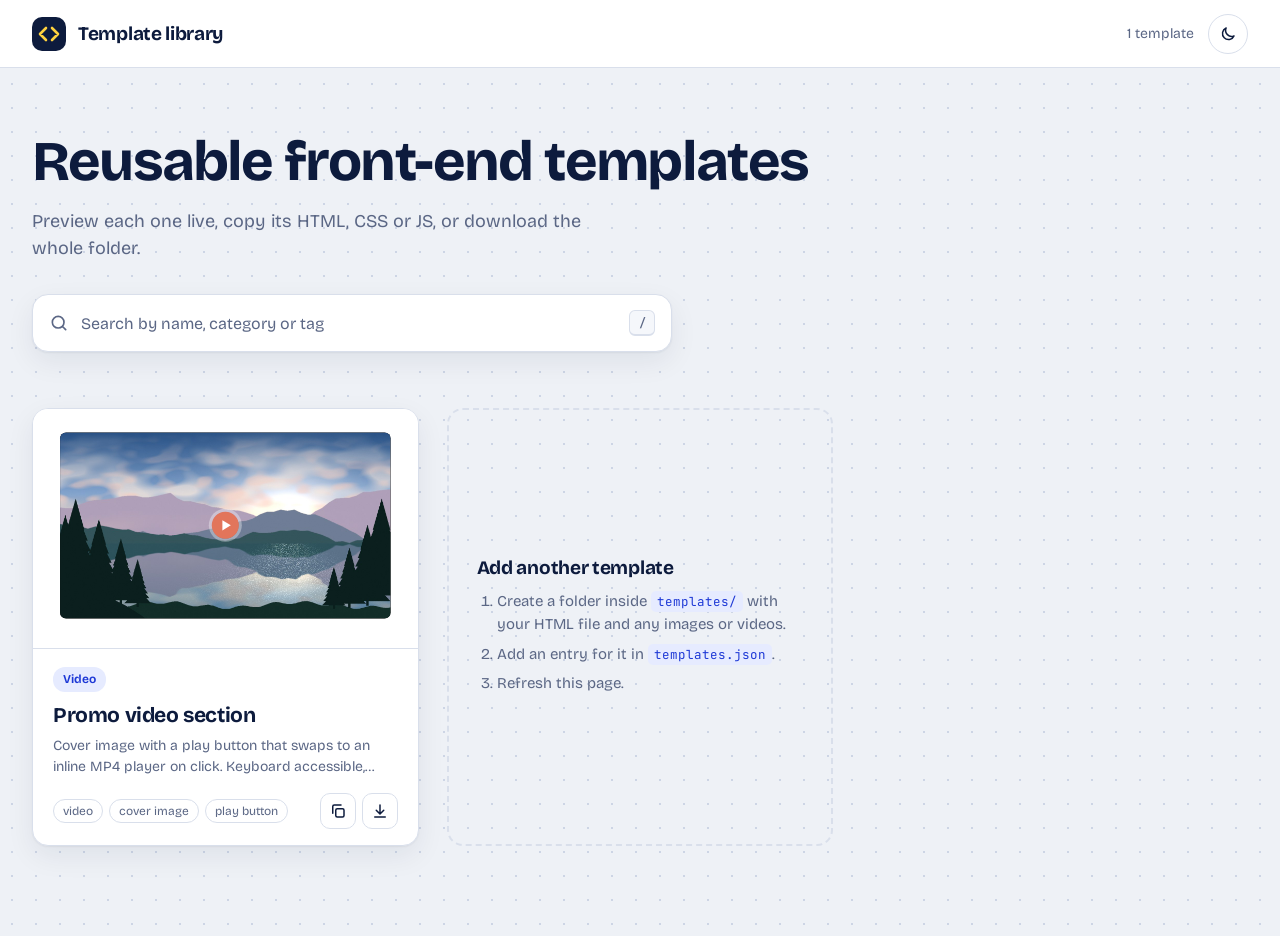
<file: index.html>
<!DOCTYPE html>
<html lang="en">
<head>
<meta charset="UTF-8">
<meta name="viewport" content="width=device-width, initial-scale=1">
<title>Template library</title>
<script>
(function () {
	try {
		var saved = localStorage.getItem('tl_theme');
		var dark = window.matchMedia && window.matchMedia('(prefers-color-scheme: dark)').matches;
		document.documentElement.setAttribute('data-theme', saved || (dark ? 'dark' : 'light'));
	} catch (e) { document.documentElement.setAttribute('data-theme', 'light'); }
})();
</script>
<link rel="stylesheet" href="assets/app.css">
</head>
<body>

<header class="tl_top">
	<div class="tl_wrap tl_top__in">
		<a class="tl_brand" href="#" aria-label="Template library, all templates">
			<svg class="tl_brand__mark" width="34" height="34" viewBox="0 0 34 34" aria-hidden="true"><rect width="34" height="34" rx="10" fill="currentColor"/><path d="M14 11l-6 6 6 6M20 11l6 6-6 6" fill="none" stroke="#ffd23f" stroke-width="2.6" stroke-linecap="round" stroke-linejoin="round"/></svg>
			<span class="tl_brand__name">Template library</span>
		</a>
		<div class="tl_top__right">
			<span class="tl_top__count" id="tl_count"></span>
			<button type="button" class="tl_iconbtn" id="tl_theme" aria-label="Switch between light and dark theme" title="Switch theme">
				<svg class="tl_icon tl_icon--moon" width="18" height="18" viewBox="0 0 24 24" aria-hidden="true"><path d="M20 14.5A8 8 0 0 1 9.5 4a8 8 0 1 0 10.5 10.5z" fill="none" stroke="currentColor" stroke-width="2" stroke-linejoin="round"/></svg>
				<svg class="tl_icon tl_icon--sun" width="18" height="18" viewBox="0 0 24 24" aria-hidden="true"><circle cx="12" cy="12" r="4" fill="none" stroke="currentColor" stroke-width="2"/><path d="M12 2v2M12 20v2M4.9 4.9l1.4 1.4M17.7 17.7l1.4 1.4M2 12h2M20 12h2M4.9 19.1l1.4-1.4M17.7 6.3l1.4-1.4" stroke="currentColor" stroke-width="2" stroke-linecap="round"/></svg>
			</button>
		</div>
	</div>
</header>

<main id="tl_view"></main>

<div class="tl_toast" id="tl_toast" role="status" aria-live="polite"></div>

<script src="assets/jszip.min.js"></script>
<script src="assets/app.js"></script>
</body>
</html>
</file>
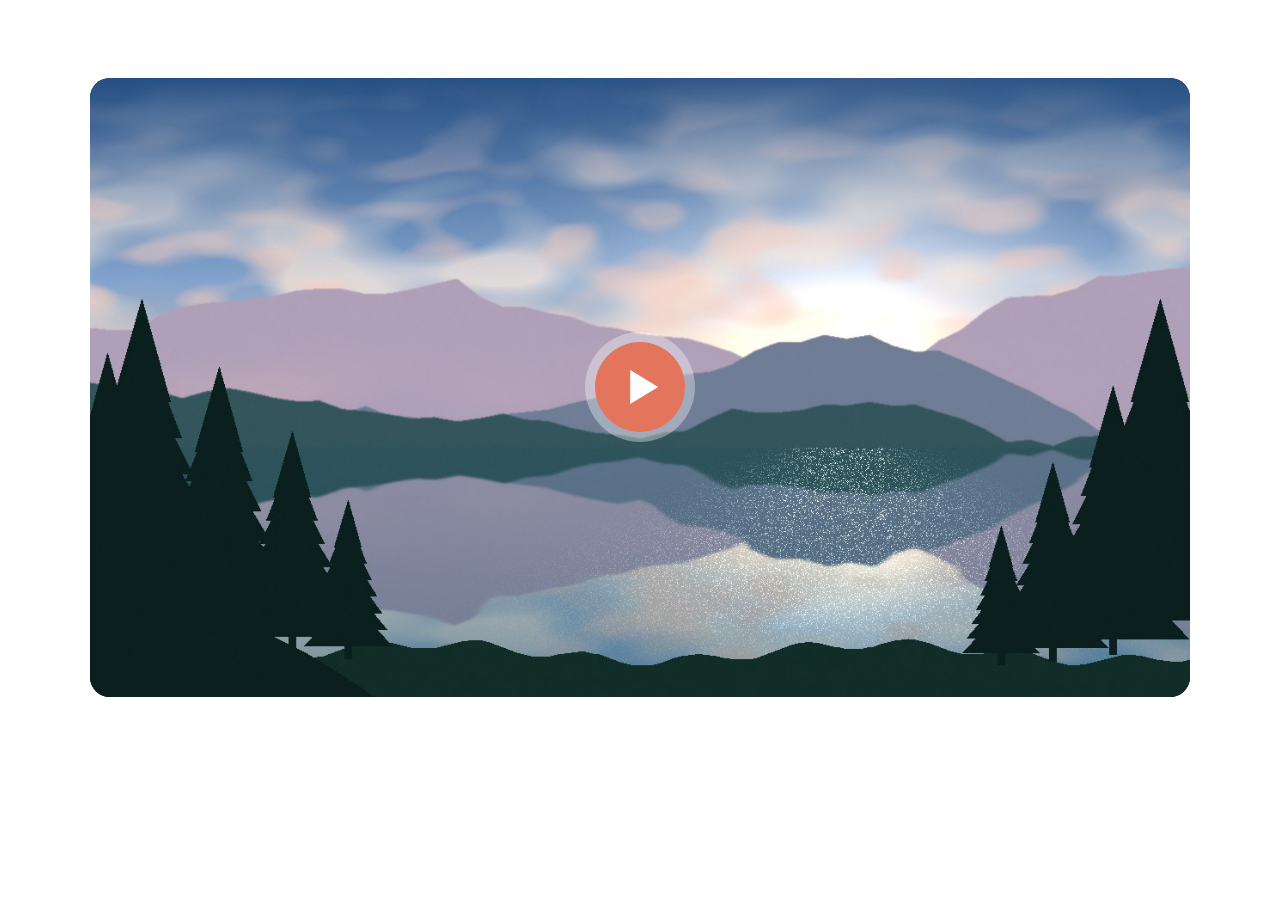
<file: templates/video-section/video-section.html>
<!DOCTYPE html>
<html lang="en">
<head>
<meta charset="UTF-8">
<meta name="viewport" content="width=device-width, initial-scale=1">
<title>Promo Video Section</title>

<style>
	/* ===== Promo video section ===== */
	.promo_vid_section{background: #fff;padding: 70px 15px;}

	.promo_vid{
		position: relative;
		max-width: 1100px;          /* change this to make the video bigger or smaller */
		margin: 0 auto;
		aspect-ratio: 16 / 9;
		border-radius: 20px;
		overflow: hidden;
		background: #000;
	}

	/* video is hidden until the cover is clicked */
	.promo_vid video{display: none;width: 100%;height: 100%;}

	/* cover image + play button */
	.promo_vid_cover{position: relative;height: 100%;cursor: pointer;}
	.promo_vid_cover img{display: block;width: 100%;height: 100%;object-fit: cover;}
	.promo_vid_cover::before{
		content: '';
		position: absolute;
		top: 50%;left: 50%;
		width: 90px;height: 90px;
		transform: translate(-50%, -50%);
		border-radius: 50%;
		background: #e2755b;        /* play button color */
		box-shadow: 0 0 0 10px rgba(255,255,255,.35);
		transition: transform .2s;
	}
	.promo_vid_cover::after{
		content: '';
		position: absolute;
		top: 50%;left: 50%;
		transform: translate(-35%, -50%);
		border-style: solid;
		border-width: 17px 0 17px 28px;
		border-color: transparent transparent transparent #fff;
	}
	.promo_vid_cover:hover::before{transform: translate(-50%, -50%) scale(1.08);}
	.promo_vid_cover:focus-visible{outline: 3px solid #e2755b;outline-offset: -3px;}

	/* playing state */
	.promo_vid.is-playing video{display: block;}
	.promo_vid.is-playing .promo_vid_cover{display: none;}

	@media (max-width: 1010px){
		.promo_vid_section{padding: 40px 15px;}
	}
	@media (max-width: 600px){
		.promo_vid_section{padding: 35px 12px;}
		.promo_vid{border-radius: 12px;}
		.promo_vid_cover::before{width: 64px;height: 64px;}
		.promo_vid_cover::after{border-width: 12px 0 12px 20px;}
	}
</style>
</head>

<body>

<!-- ===== Promo video section ===== -->
<div class="promo_vid_section">
	<div class="promo_vid">

		<video preload="none" playsinline controls>
			<source src="videos/nature-video.mp4" type="video/mp4">
		</video>

		<div class="promo_vid_cover" role="button" tabindex="0" aria-label="Play video">
			<img src="images/nature-cover.jpg" alt="Sunrise over a calm mountain lake">
		</div>

	</div>
</div>

<script>
(function () {
	document.querySelectorAll('.promo_vid').forEach(function (wrap) {
		var cover = wrap.querySelector('.promo_vid_cover');
		var video = wrap.querySelector('video');
		if (!cover || !video) return;

		function play() {
			wrap.classList.add('is-playing');
			video.play();
		}

		cover.addEventListener('click', play);
		cover.addEventListener('keydown', function (e) {
			if (e.key === 'Enter' || e.key === ' ') { e.preventDefault(); play(); }
		});
	});
})();
</script>

</body>
</html>
</file>
<file: assets/app.css>
/* ===== Fonts (bundled, works offline) ===== */
@font-face { font-family: "Bricolage Grotesque"; src: url("fonts/bricolage-grotesque-latin-wght-normal.woff2") format("woff2"); font-weight: 200 800; font-style: normal; font-display: swap; }
@font-face { font-family: "JetBrains Mono"; src: url("fonts/jetbrains-mono-latin-wght-normal.woff2") format("woff2"); font-weight: 100 800; font-style: normal; font-display: swap; }

/* ===== Tokens ===== */
:root { --tl-bg: #eef1f6; --tl-dot: #cdd5e5; --tl-panel: #ffffff; --tl-panel-2: #f5f7fb; --tl-ink: #0d1b3d; --tl-muted: #5b6785; --tl-line: #d9dfeb; --tl-accent: #2b4cff; --tl-accent-dark: #1d38d6; --tl-accent-soft: #e6ebff; --tl-hi: #ffd23f; --tl-code-bg: #0f1424; --tl-code-bar: #171e33; --tl-code-line: #232c47; --tl-code-ink: #d9e0f5; --tl-code-muted: #7f8db3; --tl-shadow: 0px 1px 2px rgba(13, 27, 61, 0.06), 0px 10px 28px rgba(13, 27, 61, 0.07); --tl-shadow-up: 0px 2px 4px rgba(13, 27, 61, 0.06), 0px 18px 40px rgba(13, 27, 61, 0.13); --tl-radius: 16px; --tl-w: 100%; --tl-font: "Bricolage Grotesque", -apple-system, BlinkMacSystemFont, "Segoe UI", Roboto, Arial, sans-serif; --tl-mono: "JetBrains Mono", ui-monospace, SFMono-Regular, Menlo, Consolas, monospace; }
[data-theme="dark"] { --tl-bg: #0a0f1f; --tl-dot: #1b2442; --tl-panel: #121a31; --tl-panel-2: #0e1528; --tl-ink: #e8ecf8; --tl-muted: #94a1c4; --tl-line: #25304f; --tl-accent: #6f8aff; --tl-accent-dark: #8fa3ff; --tl-accent-soft: #1b2650; --tl-code-bg: #0a0f1f; --tl-code-bar: #121a31; --tl-code-line: #1e2845; --tl-shadow: 0px 1px 2px rgba(0, 0, 0, 0.4), 0px 10px 28px rgba(0, 0, 0, 0.35); --tl-shadow-up: 0px 2px 4px rgba(0, 0, 0, 0.4), 0px 18px 40px rgba(0, 0, 0, 0.5); }

/* ===== Base ===== */
*, *::before, *::after { box-sizing: border-box; }
html { -webkit-text-size-adjust: 100%; scroll-behavior: smooth; }
body { margin: 0px; min-height: 100vh; background-color: var(--tl-bg); background-image: radial-gradient(var(--tl-dot) 1px, transparent 1px); background-size: 24px 24px; color: var(--tl-ink); font: 400 15px/1.55 var(--tl-font); }
button, input { font: inherit; color: inherit; }
button { cursor: pointer; }
a { color: inherit; }
code { font-family: var(--tl-mono); font-size: 12.5px; background: var(--tl-accent-soft); color: var(--tl-accent-dark); padding: 2px 6px; border-radius: 5px; }
:focus-visible { outline: 3px solid var(--tl-accent); outline-offset: 2px; }
.tl_wrap { width: 100%; max-width: 1280px; margin: 0px auto; padding: 0px 32px; }

/* ===== Top bar ===== */
.tl_top { height: 68px; border-bottom: 1px solid var(--tl-line); background: var(--tl-panel); }
.tl_top__in { display: flex; justify-content: space-between; align-items: center; height: 100%; }
.tl_brand { display: flex; align-items: center; gap: 12px; color: var(--tl-ink); text-decoration: none; }
.tl_brand__mark { color: var(--tl-ink); flex-shrink: 0; }
[data-theme="dark"] .tl_brand__mark { color: #26325a; }
.tl_brand__name { font-size: 19px; font-weight: 700; letter-spacing: -0.3px; }
.tl_top__right { display: flex; align-items: center; gap: 14px; }
.tl_top__count { color: var(--tl-muted); font-size: 14px; }
.tl_iconbtn { display: inline-flex; align-items: center; justify-content: center; width: 40px; height: 40px; border: 1px solid var(--tl-line); border-radius: 50%; background: var(--tl-panel); color: var(--tl-ink); text-decoration: none; }
.tl_iconbtn:hover { border-color: var(--tl-accent); color: var(--tl-accent); }
.tl_icon--sun { display: none; }
[data-theme="dark"] .tl_icon--sun { display: block; }
[data-theme="dark"] .tl_icon--moon { display: none; }

/* ===== Gallery: hero ===== */
.tl_hero { padding: 64px 0px 36px; }
.tl_hero__title { margin: 0px; max-width: 780px; font-size: 56px; line-height: 60px; font-weight: 750; letter-spacing: -1.8px; }
.tl_hero__sub { margin: 16px 0px 0px; max-width: 560px; color: var(--tl-muted); font-size: 18px; line-height: 27px; }
.tl_find { position: relative; display: flex; align-items: center; max-width: 640px; height: 58px; margin-top: 32px; padding: 0px 16px; border: 1px solid var(--tl-line); border-radius: 16px; background: var(--tl-panel); box-shadow: var(--tl-shadow); }
.tl_find:focus-within { border-color: var(--tl-accent); box-shadow: 0px 0px 0px 4px var(--tl-accent-soft); }
.tl_find svg { flex-shrink: 0; color: var(--tl-muted); }
.tl_find input { flex: 1; min-width: 0; height: 100%; padding: 0px 12px; border: 0px; background: transparent; font-size: 16px; outline: none; }
.tl_find input::placeholder { color: var(--tl-muted); }
.tl_kbd { display: inline-flex; align-items: center; justify-content: center; min-width: 26px; height: 26px; padding: 0px 7px; border: 1px solid var(--tl-line); border-bottom-width: 2px; border-radius: 6px; background: var(--tl-panel-2); color: var(--tl-muted); font: 500 12px/1 var(--tl-mono); }
.tl_cats { display: flex; flex-wrap: wrap; gap: 8px; margin-top: 20px; }
.tl_cat { display: inline-flex; align-items: center; gap: 7px; height: 36px; padding: 0px 15px; border: 1px solid var(--tl-line); border-radius: 18px; background: var(--tl-panel); color: var(--tl-muted); font-size: 14px; font-weight: 550; }
.tl_cat:hover { border-color: var(--tl-accent); color: var(--tl-ink); }
.tl_cat__n { display: inline-flex; align-items: center; justify-content: center; min-width: 20px; height: 20px; padding: 0px 6px; border-radius: 10px; background: var(--tl-panel-2); font-size: 12px; }
.tl_cat--on, .tl_cat--on:hover { border-color: var(--tl-accent); background: var(--tl-accent); color: #fff; }
.tl_cat--on .tl_cat__n { background: rgba(255, 255, 255, 0.22); color: #fff; }

/* ===== Gallery: grid and cards ===== */
.tl_grid { display: grid; grid-template-columns: repeat(auto-fill, minmax(340px, 1fr)); gap: 28px; padding-bottom: 90px; }
.tl_tcard { display: flex; flex-direction: column; border: 1px solid var(--tl-line); border-radius: var(--tl-radius); background: var(--tl-panel); box-shadow: var(--tl-shadow); overflow: hidden; transition: transform 0.2s, box-shadow 0.2s, border-color 0.2s; }
.tl_tcard:hover { transform: translateY(-4px); border-color: var(--tl-accent); box-shadow: var(--tl-shadow-up); }
.tl_thumb { position: relative; display: block; aspect-ratio: 16 / 10; overflow: hidden; background: #fff; border-bottom: 1px solid var(--tl-line); }
.tl_thumb iframe { position: absolute; top: 0px; left: 0px; width: 1280px; height: 800px; border: 0px; transform-origin: 0px 0px; transform: scale(var(--s, 0.27)); pointer-events: none; }
.tl_thumb__cta { position: absolute; left: 14px; bottom: 14px; display: inline-flex; align-items: center; gap: 6px; height: 34px; padding: 0px 14px; border-radius: 17px; background: var(--tl-ink); color: var(--tl-panel); font-size: 13px; font-weight: 600; opacity: 0; transform: translateY(6px); transition: opacity 0.2s, transform 0.2s; }
[data-theme="dark"] .tl_thumb__cta { background: #fff; color: #0d1b3d; }
.tl_tcard:hover .tl_thumb__cta, .tl_thumb:focus-visible .tl_thumb__cta { opacity: 1; transform: translateY(0px); }
.tl_tcard__body { display: flex; flex: 1; flex-direction: column; padding: 18px 20px 16px; }
.tl_chip { align-self: flex-start; padding: 3px 10px; border-radius: 12px; background: var(--tl-accent-soft); color: var(--tl-accent-dark); font-size: 12px; font-weight: 650; }
.tl_tcard__title { margin: 10px 0px 0px; font-size: 21px; line-height: 27px; font-weight: 700; letter-spacing: -0.4px; }
.tl_tcard__title a { text-decoration: none; }
.tl_tcard__title a:hover { color: var(--tl-accent); }
.tl_tcard__desc { display: -webkit-box; -webkit-line-clamp: 2; -webkit-box-orient: vertical; margin: 6px 0px 0px; overflow: hidden; color: var(--tl-muted); font-size: 14px; line-height: 21px; }
.tl_tcard__foot { display: flex; justify-content: space-between; align-items: center; gap: 12px; margin-top: auto; padding-top: 16px; }
.tl_tags { display: flex; flex-wrap: wrap; gap: 6px; }
.tl_tag { padding: 2px 9px; border: 1px solid var(--tl-line); border-radius: 12px; color: var(--tl-muted); font-size: 12px; }
.tl_tcard__acts { display: flex; flex-shrink: 0; gap: 6px; }
.tl_tcard__acts .tl_iconbtn { width: 36px; height: 36px; border-radius: 10px; }
.tl_add { display: flex; flex-direction: column; justify-content: center; min-height: 340px; padding: 28px; border: 2px dashed var(--tl-line); border-radius: var(--tl-radius); color: var(--tl-muted); }
.tl_add h3 { margin: 0px 0px 8px; color: var(--tl-ink); font-size: 19px; font-weight: 700; letter-spacing: -0.3px; }
.tl_add ol { margin: 0px; padding-left: 20px; }
.tl_add li { margin-bottom: 6px; }
.tl_none { grid-column: 1 / -1; padding: 40px 0px; color: var(--tl-muted); font-size: 16px; }
.tl_none button { padding: 0px; border: 0px; background: none; color: var(--tl-accent); text-decoration: underline; }

/* first-load entrance (runs once) */
@keyframes tl_in { from { opacity: 0; transform: translateY(14px); } to { opacity: 1; transform: translateY(0px); } }
.tl_intro .tl_tcard, .tl_intro .tl_add { animation: tl_in 0.5s both; animation-delay: calc(var(--i, 0) * 70ms + 120ms); }

/* ===== Detail view ===== */
.tl_detail { padding-top: 28px; padding-bottom: 90px; }
.tl_crumb { display: flex; justify-content: space-between; align-items: center; margin-bottom: 28px; }
.tl_back { display: inline-flex; align-items: center; gap: 6px; height: 38px; padding: 0px 14px 0px 8px; border: 1px solid var(--tl-line); border-radius: 19px; background: var(--tl-panel); font-weight: 600; text-decoration: none; }
.tl_back:hover { border-color: var(--tl-accent); color: var(--tl-accent); }
.tl_pager { display: flex; gap: 8px; }
.tl_dhead { display: flex; justify-content: space-between; align-items: flex-end; gap: 32px; margin-bottom: 32px; }
.tl_dhead__title { margin: 12px 0px 0px; font-size: 46px; line-height: 50px; font-weight: 750; letter-spacing: -1.4px; }
.tl_dhead__desc { margin: 12px 0px 0px; max-width: 640px; color: var(--tl-muted); font-size: 17px; line-height: 26px; }
.tl_dhead .tl_tags { margin-top: 16px; }
.tl_dactions { display: flex; flex-shrink: 0; gap: 10px; }

/* ===== Buttons ===== */
.tl_btn { display: inline-flex; align-items: center; justify-content: center; gap: 8px; height: 46px; padding: 0px 22px; border: 1px solid var(--tl-line); border-radius: 12px; background: var(--tl-panel); color: var(--tl-ink); font-weight: 650; text-decoration: none; white-space: nowrap; }
.tl_btn:hover { border-color: var(--tl-accent); color: var(--tl-accent); }
.tl_btn--primary { border-color: var(--tl-accent); background: var(--tl-accent); color: #fff; box-shadow: 0px 6px 18px rgba(43, 76, 255, 0.28); }
.tl_btn--primary:hover { border-color: var(--tl-accent-dark); background: var(--tl-accent-dark); color: #fff; }
[data-theme="dark"] .tl_btn--primary { color: #0a0f1f; box-shadow: none; }
[data-theme="dark"] .tl_btn--primary:hover { color: #0a0f1f; }
.tl_btn:disabled { opacity: 0.6; cursor: progress; }

/* ===== Preview window ===== */
.tl_win { margin-bottom: 28px; border: 1px solid var(--tl-line); border-radius: var(--tl-radius); background: var(--tl-panel); box-shadow: var(--tl-shadow); overflow: hidden; }
.tl_win__bar { display: flex; align-items: center; gap: 16px; padding: 12px 16px; border-bottom: 1px solid var(--tl-line); }
.tl_win__dots { display: flex; gap: 6px; }
.tl_win__dots i { width: 11px; height: 11px; border-radius: 50%; background: var(--tl-line); }
.tl_addr { display: flex; flex: 1; align-items: center; justify-content: space-between; gap: 10px; min-width: 0; height: 34px; padding: 0px 6px 0px 14px; border-radius: 17px; background: var(--tl-panel-2); color: var(--tl-muted); font: 12.5px/1 var(--tl-mono); }
.tl_addr span { overflow: hidden; text-overflow: ellipsis; white-space: nowrap; }
.tl_addr a { display: inline-flex; align-items: center; justify-content: center; flex-shrink: 0; width: 26px; height: 26px; border-radius: 13px; color: var(--tl-muted); }
.tl_addr a:hover { background: var(--tl-accent-soft); color: var(--tl-accent); }
.tl_seg { display: flex; gap: 2px; padding: 3px; border-radius: 10px; background: var(--tl-panel-2); }
.tl_seg__btn { display: inline-flex; align-items: center; gap: 7px; height: 30px; padding: 0px 12px; border: 0px; border-radius: 8px; background: transparent; color: var(--tl-muted); font-size: 13px; font-weight: 600; }
.tl_seg__btn:hover { color: var(--tl-ink); }
.tl_seg__btn--on, .tl_seg__btn--on:hover { background: var(--tl-panel); color: var(--tl-accent); box-shadow: 0px 1px 3px rgba(13, 27, 61, 0.16); }
.tl_stage { padding: 28px; background-color: var(--tl-panel-2); background-image: radial-gradient(var(--tl-dot) 1px, transparent 1px); background-size: 20px 20px; }
.tl_frame { width: var(--tl-w); max-width: 100%; margin: 0px auto; border: 1px solid var(--tl-line); border-radius: 8px; background: #fff; box-shadow: var(--tl-shadow); overflow: hidden; transition: width 0.3s; }
.tl_frame iframe { display: block; width: 100%; height: 360px; border: 0px; }

/* ===== Code viewer ===== */
.tl_codebox { margin-bottom: 28px; border: 1px solid var(--tl-code-line); border-radius: var(--tl-radius); background: var(--tl-code-bg); box-shadow: var(--tl-shadow); overflow: hidden; }
.tl_codebar { display: flex; justify-content: space-between; align-items: center; gap: 12px; padding: 10px 14px; border-bottom: 1px solid var(--tl-code-line); background: var(--tl-code-bar); }
.tl_tabs { display: flex; gap: 4px; overflow-x: auto; }
.tl_tab { height: 34px; padding: 0px 14px; border: 0px; border-radius: 8px; background: transparent; color: var(--tl-code-muted); font-size: 13.5px; font-weight: 600; white-space: nowrap; }
.tl_tab:hover { color: #fff; }
.tl_tab--on, .tl_tab--on:hover { background: #2a3558; color: #fff; }
.tl_codebar__right { display: flex; align-items: center; gap: 14px; flex-shrink: 0; }
.tl_codemeta { color: var(--tl-code-muted); font: 12px/1 var(--tl-mono); }
.tl_copy { display: inline-flex; align-items: center; gap: 8px; height: 36px; padding: 0px 16px; border: 1px solid #34406a; border-radius: 9px; background: transparent; color: var(--tl-code-ink); font-size: 13.5px; font-weight: 650; }
.tl_copy:hover { background: #222c4d; border-color: #46548a; }
.tl_copy--done, .tl_copy--done:hover { border-color: #2fb872; background: #2fb872; color: #06210f; }
.tl_codewrap { display: flex; max-height: 560px; overflow: auto; font: 13px/1.65 var(--tl-mono); }
.tl_gutter { position: sticky; left: 0px; flex-shrink: 0; margin: 0px; padding: 18px 14px 18px 18px; background: var(--tl-code-bg); color: #4a5780; font: inherit; text-align: right; user-select: none; }
.tl_code { flex: 1; margin: 0px; padding: 18px 28px 18px 8px; color: var(--tl-code-ink); font: inherit; tab-size: 4; }
.tl_code code { padding: 0px; border-radius: 0px; background: none; color: inherit; font: inherit; }
.tl_t-comment { color: #6f7ea6; font-style: italic; }
.tl_t-str { color: #a6e3a1; }
.tl_t-tag { color: #7db4ff; }
.tl_t-attr { color: #f2cd7a; }
.tl_t-kw { color: #c9a4ff; }
.tl_t-prop { color: #7fe0d2; }
.tl_t-num { color: #ffab7a; }
.tl_t-at { color: #c9a4ff; }

/* ===== Files ===== */
.tl_files { border: 1px solid var(--tl-line); border-radius: var(--tl-radius); background: var(--tl-panel); box-shadow: var(--tl-shadow); }
.tl_files__head { display: flex; justify-content: space-between; align-items: center; padding: 16px 20px; border-bottom: 1px solid var(--tl-line); }
.tl_files__head h2 { margin: 0px; font-size: 17px; font-weight: 700; letter-spacing: -0.2px; }
.tl_files__head span { color: var(--tl-muted); font-size: 13px; }
.tl_files ul { display: grid; grid-template-columns: repeat(auto-fill, minmax(280px, 1fr)); gap: 10px; margin: 0px; padding: 16px 20px; list-style: none; }
.tl_file { display: flex; align-items: center; gap: 12px; min-width: 0; padding: 10px 12px; border: 1px solid var(--tl-line); border-radius: 10px; background: var(--tl-panel-2); font: 13px/1.3 var(--tl-mono); }
.tl_file span:last-child { overflow: hidden; text-overflow: ellipsis; white-space: nowrap; }
.tl_ext { display: inline-flex; align-items: center; justify-content: center; flex-shrink: 0; width: 42px; height: 26px; border-radius: 6px; font: 700 10.5px/1 var(--tl-mono); letter-spacing: 0.4px; }
.tl_ext--html { background: #ffe3d6; color: #a8390f; }
.tl_ext--css { background: #dbe5ff; color: #1d3fb8; }
.tl_ext--js { background: #fff1b8; color: #7a5b00; }
.tl_ext--img { background: #d7f5e3; color: #0e6a38; }
.tl_ext--vid { background: #ecdcff; color: #6a2cb8; }
.tl_ext--file { background: #e6e9f0; color: #4a5570; }
[data-theme="dark"] .tl_ext--html { background: #3a2013; color: #ffb08a; }
[data-theme="dark"] .tl_ext--css { background: #16224d; color: #9db5ff; }
[data-theme="dark"] .tl_ext--js { background: #3a3008; color: #ffe27a; }
[data-theme="dark"] .tl_ext--img { background: #0f3322; color: #8be2b3; }
[data-theme="dark"] .tl_ext--vid { background: #2b1a4a; color: #cfa8ff; }
[data-theme="dark"] .tl_ext--file { background: #232c45; color: #aab5d4; }
.tl_files__note { margin: 0px; padding: 0px 20px 18px; color: var(--tl-muted); font-size: 13.5px; }

/* ===== Empty / error ===== */
.tl_empty { max-width: 560px; margin: 90px auto; padding: 0px 24px; text-align: center; color: var(--tl-muted); }
.tl_empty h2 { margin: 0px 0px 10px; color: var(--tl-ink); font-size: 26px; letter-spacing: -0.5px; }

/* ===== Toast ===== */
.tl_toast { position: fixed; left: 50%; bottom: 28px; z-index: 50; display: flex; align-items: center; gap: 10px; height: 46px; padding: 0px 20px; border-radius: 23px; background: var(--tl-ink); color: var(--tl-panel); font-weight: 600; box-shadow: 0px 12px 32px rgba(13, 27, 61, 0.3); opacity: 0; pointer-events: none; transform: translate(-50%, 16px); transition: opacity 0.2s, transform 0.2s; }
.tl_toast--show { opacity: 1; transform: translate(-50%, 0px); }
.tl_toast svg { flex-shrink: 0; color: #2fb872; }

/* ===== Reduced motion ===== */
@media (prefers-reduced-motion: reduce) {
	html { scroll-behavior: auto; }
	.tl_tcard, .tl_thumb__cta, .tl_frame, .tl_toast { transition: none; }
	.tl_intro .tl_tcard, .tl_intro .tl_add { animation: none; }
	.tl_tcard:hover { transform: none; }
}

/* ===== Large Desktop / Laptop ===== */
@media only screen and (max-width: 1200px) {
	.tl_hero__title { font-size: 50px; line-height: 54px; }
	.tl_grid { grid-template-columns: repeat(auto-fill, minmax(320px, 1fr)); gap: 24px; }
}

/* ===== Large Tablet Devices ===== */
@media only screen and (max-width: 900px) {
	.tl_wrap { padding: 0px 24px; }
	.tl_hero { padding: 44px 0px 28px; }
	.tl_hero__title { font-size: 42px; line-height: 46px; letter-spacing: -1.2px; }
	.tl_dhead { flex-direction: column; align-items: flex-start; gap: 22px; }
	.tl_dhead__title { font-size: 38px; line-height: 42px; }
	.tl_stage { padding: 18px; }
}

/* ===== Tablet Devices ===== */
@media only screen and (max-width: 700px) {
	.tl_win__bar { flex-wrap: wrap; gap: 10px; }
	.tl_win__dots { display: none; }
	.tl_addr { flex-basis: 100%; order: 2; }
	.tl_seg { margin-left: auto; }
	.tl_codebar { flex-wrap: wrap; }
	.tl_codemeta { display: none; }
	.tl_top__count { display: none; }
}

/* ===== Smartphones ===== */
@media only screen and (max-width: 600px) {
	.tl_wrap { padding: 0px 16px; }
	.tl_brand__name { font-size: 17px; }
	.tl_hero__title { font-size: 34px; line-height: 38px; letter-spacing: -0.9px; }
	.tl_hero__sub { font-size: 16px; line-height: 24px; }
	.tl_find { height: 52px; }
	.tl_kbd { display: none; }
	.tl_grid { grid-template-columns: minmax(0, 1fr); }
	.tl_dhead__title { font-size: 32px; line-height: 36px; letter-spacing: -0.8px; }
	.tl_dactions { width: 100%; }
	.tl_dactions .tl_btn { flex: 1; padding: 0px 12px; }
	.tl_seg__btn span { display: none; }
	.tl_seg__btn { padding: 0px 14px; }
	.tl_stage { padding: 10px; }
	.tl_code, .tl_codewrap { font-size: 12px; }
	.tl_toast { max-width: calc(100% - 32px); }
}
</file>
